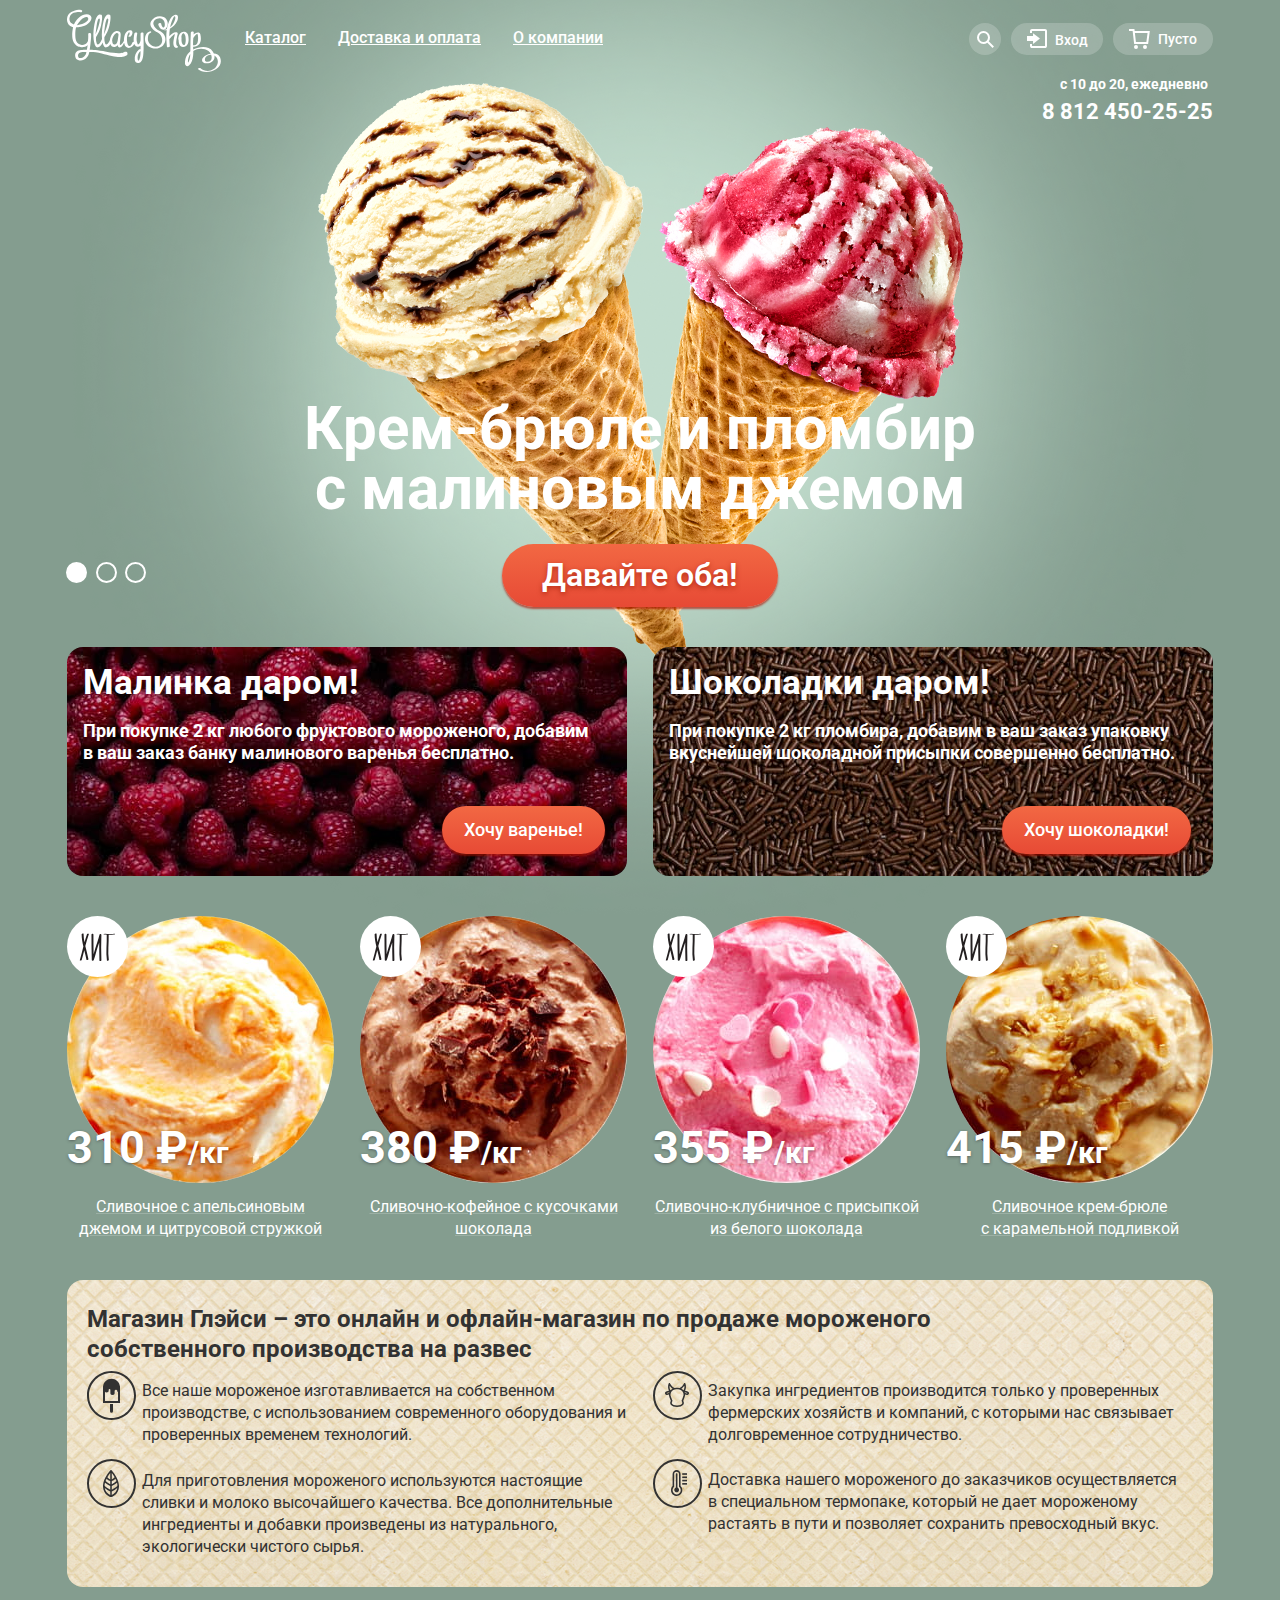
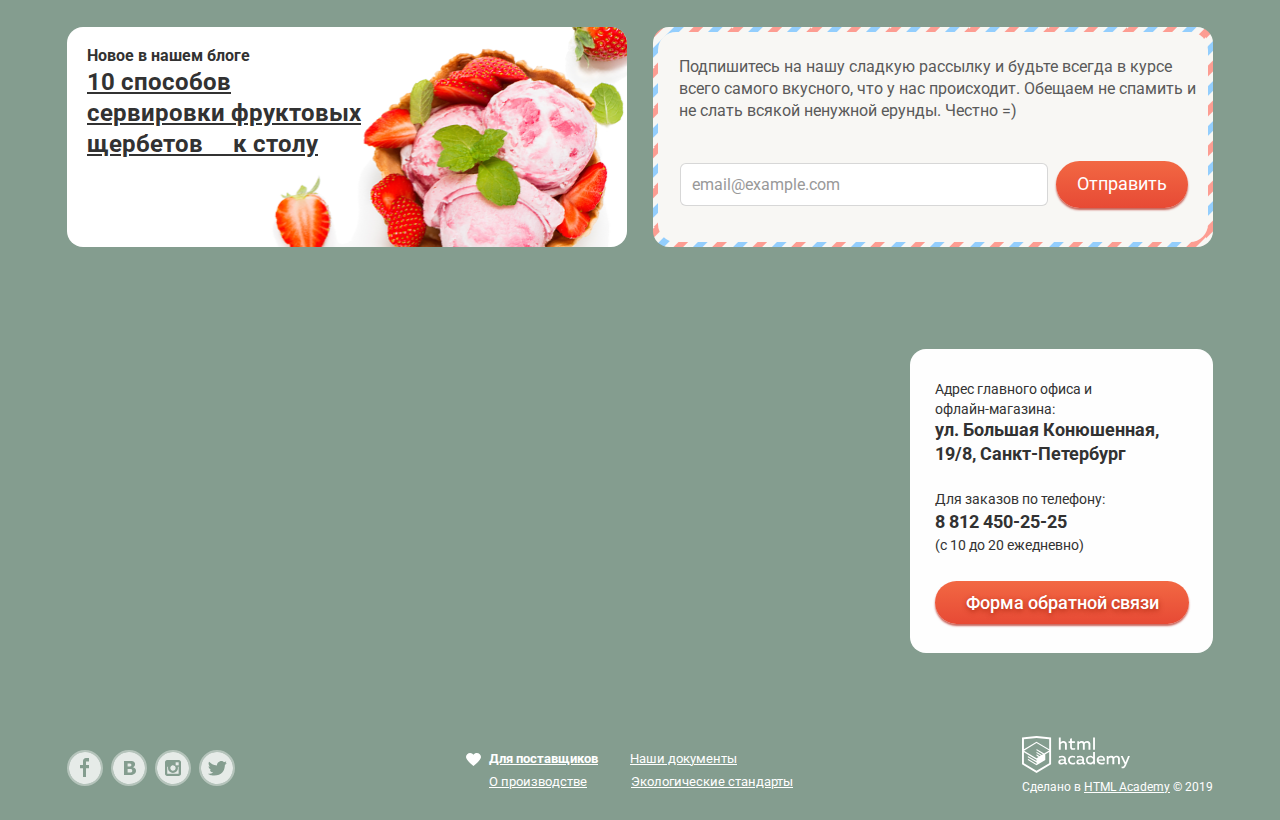
<file: index.html>
<!DOCTYPE html>
<html lang="ru">

<head>
  <meta charset="utf-8">
  <title>HTML Academy: Глейси</title>
  <link rel="stylesheet" href="https://fonts.googleapis.com/css2?family=Roboto:wght@100;300;400;500;700&display=swap">
  <link href="css/normalize.css" rel="stylesheet">
  <link href="css/style.min.css" rel="stylesheet">
</head>

<body class="page-body">
  <div class="site-wrapper site-wrapper-1">
    <header class="main-header container">
      <nav class="navigation">
        <div class="main-navigation">
          <a class="logo-gllacy"><img src="img/icons_logo/logo.svg" width="154" height="64" alt="Магазин Глэйси"></a>
          <ul class="site-navigation">
            <li class="site-navigation-item catalog catalog-menu-item">
              <a class="catalog-menu" href="">Каталог</a>
              <ul class="dropdown-menu">
                <li class="dropdown-menu-item">
                  <a class="dropdown-menu-link" href=""><b>Новинки</b></a></li>
                <li class="dropdown-menu-item">
                  <a class="dropdown-menu-link" href="catalog.html">Сливочное</a></li>
                <li class="dropdown-menu-item">
                  <a class="dropdown-menu-link" href="">Щербеты</a></li>
                <li class="dropdown-menu-item">
                  <a class="dropdown-menu-link" href="">Фруктовый лёд</a></li>
                <li class="dropdown-menu-item">
                  <a class="dropdown-menu-link" href="">Мелорин</a></li>
              </ul>
            </li>
            <li class="site-navigation-item catalog-menu-item">
              <a class="catalog-menu shipping-and-payment" href="">Доставка и оплата</a>
            </li>
            <li class="site-navigation-item catalog-menu-item">
              <a class="catalog-menu about-company-menu" href="">О компании</a>
            </li>
          </ul>
        </div>
        <ul class="user-navigation user-navigation-index">
          <li class="user-navigation-item search-block">
            <button class="user-navigation-button search-button" aria-label="Поиск"></button>
            <div class="search">
              <form action="https://echo.htmlacademy.ru" method="get">
                <div>
                  <label for="search" class="visually-hidden">Поиск</label>
                  <input class="search-input" type="search" name="search" id="search" placeholder="Крем-брюле">
                </div>
              </form>
            </div>
          </li>
          <li class="user-navigation-item input-block">
            <button class="user-navigation-button input-button">Вход</button>
            <div class="user-input">
              <form action="https://echo.htmlacademy.ru">
                <fieldset>
                  <legend class="visually-hidden">Вход</legend>
                  <div class="email-input">
                    <label for="email_input" class="visually-hidden">Email</label>
                    <input type="email" name="email_input" id="email_input" placeholder="email@example.com" required>
                  </div>
                  <div class="password-input">
                    <label for="password" class="visually-hidden">Password</label>
                    <input type="password" name="password" id="password" placeholder="......" required>
                  </div>
                  <div class="button-login-options">
                    <button class="button input-form-button" type="submit" value="Войти">Войти</button>
                    <div class="login-options">
                      <a href="">Забыли пароль?</a>
                      <a href="">Новая регистрация</a>
                    </div>
                  </div>
                </fieldset>
              </form>
            </div>
          </li>
          <li class="user-navigation-item basket-block">
            <button class="user-navigation-button basket-button">Пусто</button>
          </li>
        </ul>
      </nav>
      <div class="header-schedule-phone">
        <span class="schedule">с 10 до 20, ежедневно</span>
        <a class="phone-top" href="tel:88124502525">8 812 450-25-25</a>
      </div>
    </header>
    <main class="main">
      <section class="slider-block container">
        <h2 class="visually-hidden">Слайдер</h2>
        <div>
          <ul class="slider-list">
            <li class="slider-item slider-item-1 slider slider-current">
              <h3 class="slider-title">Крем-брюле и пломбир с малиновым джемом</h3>
              <a href="" class="button button-slider">Давайте оба!</a>
            </li>
            <li class="slider-item slider-item-2 slider">
              <h3 class="slider-title">Шоколадный пломбир и лимонный сорбет</h3>
              <a href="" class="button button-slider">Давайте оба!</a>
            </li>
            <li class="slider-item slider-item-3 slider">
              <h3 class="slider-title">Пломбир с помадкой и клубничный щербет</h3>
              <a href="" class="button button-slider">Давайте оба!</a>
            </li>
          </ul>
          <div class="toggle-list">
            <button class="toggle-button toggle-button-1 toggle-item current" type="button"
              aria-label="Первый слайд"></button>
            <button class="toggle-button toggle-button-2 toggle-item" type="button" aria-label="Второй слайд"></button>
            <button class="toggle-button toggle-button-3 toggle-item" type="button" aria-label="Третий слайд"></button>
          </div>
        </div>
      </section>
      <section class="gratis-section container">
        <ul class="gratis-list">
          <li class="gratis-item gratis-raspberry">
            <h2 class="gratis-title">Малинка даром!</h2>
            <p class="gratis-desc">При покупке 2 кг любого фруктового мороженого, добавим <br> в ваш заказ банку
              малинового варенья бесплатно.</p>
            <div class="gratis-link-block">
              <a class="gratis-link button" href="">Хочу варенье!</a>
            </div>
          </li>
          <li class="gratis-item gratis-choco">
            <h2 class="gratis-title">Шоколадки даром!</h2>
            <p class="gratis-desc">При покупке 2 кг пломбира, добавим в ваш заказ упаковку вкуснейшей шоколадной
              присыпки совершенно бесплатно.</p>
            <div class="gratis-link-block">
              <a class="gratis-link button" href="">Хочу шоколадки!</a>
            </div>
          </li>
        </ul>
      </section>
      <section class="catalog-hits container">
        <h3 class="visually-hidden">Хиты</h3>
        <ul class="catalog-list">
          <li class="catalog-item">
            <a class="catalog-content" href="">
              <img class="catalog-image" src="img/product1_1.jpg" width="267" height="267"
                alt="Сливочное с апельсиновым джемом и цитрусовой стружкой">
              <p class="catalog-item-title">Сливочное с апельсиновым джемом и цитрусовой стружкой</p>
            </a>
            <a href="" class="button button-quick-view">Быстрый просмотр</a>
            <p class="catalog-item-price">310 ₽<span class="price-kilograms">/кг</span></p>
          </li>
          <li class="catalog-item">
            <a class="catalog-content" href="">
              <img class="catalog-image" src="img/product1_2.jpg" width="267" height="267"
                alt="Сливочно-кофейное с кусочками шоколада ">
              <p class="catalog-item-title">Сливочно-кофейное с кусочками шоколада</p>
            </a>
            <a href="" class="button button-quick-view">Быстрый просмотр</a>
            <p class="catalog-item-price">380 ₽<span class="price-kilograms">/кг</span></p>
          </li>
          <li class="catalog-item">
            <a class="catalog-content" href="">
              <img class="catalog-image" src="img/product1_3.jpg" width="267" height="267"
                alt="Сливочно-клубничное с присыпкой из белого шоколада">
              <p class="catalog-item-title">Сливочно-клубничное с&nbsp;присыпкой из белого шоколада</p>
            </a>
            <a href="" class="button button-quick-view">Быстрый просмотр</a>
            <p class="catalog-item-price">355 ₽<span class="price-kilograms">/кг</span></p>
          </li>
          <li class="catalog-item">
            <a class="catalog-content" href="">
              <img class="catalog-image" src="img/product1_4.jpg" width="267" height="267"
                alt="Сливочное крем-брюле с карамельной подливкой">
              <p class="catalog-item-title">Сливочное крем-брюле с&nbsp;карамельной подливкой</p>
            </a>
            <a href="" class="button button-quick-view">Быстрый просмотр</a>
            <p class="catalog-item-price">415 ₽<span class="price-kilograms">/кг</span></p>
          </li>
        </ul>
      </section>
      <section class="info container">
        <div class="info-block">
          <h1 class="info-title">Магазин Глэйси – это онлайн и офлайн-магазин по продаже мороженого собственного
            производства на развес</h1>
          <ul class="info-list">
            <li class="info-item info-ice-cream">Все наше мороженое изготавливается на собственном производстве, с
              использованием современного оборудования и проверенных временем технологий.</li>
            <li class="info-item info-cow">Закупка ингредиентов производится только у проверенных фермерских хозяйств и
              компаний, с которыми нас связывает долговременное сотрудничество.</li>
            <li class="info-item info-eco">Для приготовления мороженого используются настоящие сливки и молоко
              высочайшего качества. Все дополнительные ингредиенты и добавки произведены из натурального, экологически
              чистого сырья.</li>
            <li class="info-item info-thermo">Доставка нашего мороженого до заказчиков осуществляется <br> в специальном
              термопаке, который не дает мороженому растаять в пути и позволяет сохранить превосходный вкус.</li>
          </ul>
        </div>
        <div class="news-block">
          <article class="news">
            <h2 class="news-title">Новое в нашем блоге</h2>
            <a class="news-preview" href="">10 способов сервировки фруктовых щербетов&emsp; к столу</a>
          </article>
          <div class="subscription">
            <div class="subscription-block">
              <form class="subscription-block-form" action="https://echo.htmlacademy.ru">
                <p class="subscription-desc">
                  Подпишитесь на нашу сладкую рассылку и будьте всегда в курсе всего самого вкусного, что у нас
                  происходит. Обещаем не спамить и не слать всякой ненужной ерунды. Честно =)
                </p>
                <div class="subscription-field">
                  <label for="email_subscribe" class="visually-hidden">Подписка</label>
                  <input class="subscription-field-input" type="email" name="email_subscribe" id="email_subscribe"
                    placeholder="email@example.com" required>
                </div>
                <div class="button-subscribe">
                  <label for="button_subscribe" class="visually-hidden">Отправить</label>
                  <button class="button" type="submit" name="button_subscribe" id="button_subscribe"
                    value="Отправить">Отправить</button>
                </div>
              </form>
            </div>
          </div>
        </div>
      </section>
      <section class="address-map">
        <div class="map-container">
          <iframe class="map"
            src="https://www.google.com/maps/embed?pb=!1m18!1m12!1m3!1d1998.6036253003151!2d30.320858716211177!3d59.938719169054096!2m3!1f0!2f0!3f0!3m2!1i1024!2i768!4f13.1!3m3!1m2!1s0x4696310fca145cc1%3A0x42b32648d8238007!2z0JHQvtC70YzRiNCw0Y8g0JrQvtC90Y7RiNC10L3QvdCw0Y8g0YPQuy4sIDE5LzgsINCh0LDQvdC60YIt0J_QtdGC0LXRgNCx0YPRgNCzLCAxOTExODY!5e0!3m2!1sru!2sru!4v1592480214192!5m2!1sru!2sru"
            width="600" height="450" style="border:0;" allowfullscreen="" aria-hidden="false" tabindex="0"></iframe>
        </div>
        <!-- <div class="map"> -->
        <div class="address">
          <h3 class="address-title">Адрес главного офиса и офлайн-магазина:</h3>
          <address class="address-desc">ул. Большая Конюшенная, 19/8, Санкт-Петербург</address>
          <p class="address-tel">Для заказов по телефону: <a href="tel:88124502525">8 812 450-25-25</a>(с 10 до 20
            ежедневно)</p>
          <a href="#" class="button button-feedback">Форма обратной связи</a>
        </div>
      </section>
    </main>
    <footer class="footer container">
      <div class="footer-content">
        <section class="socials">
          <h3 class="visually-hidden">Социальные сети</h3>
          <ul class="socials-list">
            <li class="socials-item-fb socials-item">
              <a class="socials-item-link" href="#" aria-label="Фэйсбук"></a>
            </li>
            <li class="socials-item-vk socials-item">
              <a class="socials-item-link" href="#" aria-label="Вконтакте"></a>
            </li>
            <li class="socials-item-ig socials-item">
              <a class="socials-item-link" href="#" aria-label="Инстаграм"></a>
            </li>
            <li class="socials-item-tw socials-item">
              <a class="socials-item-link" href="#" aria-label="Твитер"></a>
            </li>
          </ul>
        </section>
        <section class="about-company">
          <h3 class="visually-hidden">Информация о компании</h3>
          <ul class="about-company-list">
            <li class="about-company-item like">
              <a href="">Для поставщиков</a>
            </li>
            <li class="about-company-item">
              <a href="">Наши документы</a>
            </li>
            <li class="about-company-item">
              <a href="">О производстве</a>
            </li>
            <li class="about-company-item">
              <a href="">Экологические стандарты</a>
            </li>
          </ul>
        </section>
        <div class="development">
          <p class="development-desc">Сделано в <a class="development-link"
              href="https://htmlacademy.ru/intensive/htmlcss">HTML Academy</a> ©
            2019</p>
        </div>
      </div>
    </footer>
    <section class="modal feedback-modal" id="modal">
      <div class="feedback-form">
        <h2 class="feedback-form-header">Мы обязательно вам ответим!</h2>
        <form class="feedback-form-form" action="https://echo.htmlacademy.ru">
          <fieldset class="feedback-block">
            <legend class="visually-hidden">Форма обратной связи</legend>
            <div class="feedback-name feedback-field">
              <label for="name_feedbackform" class="visually-hidden">Имя Фамилия</label>
              <input class="feedback-name-input" type="text" name="name_feedbackform" id="name_feedbackform"
                placeholder="Имя Фамилия">
            </div>
            <div class="feedback-email feedback-field">
              <label for="email_feedbackform" class="visually-hidden">Почта</label>
              <input class="feedback-email-input" type="email" name="email_feedbackform" id="email_feedbackform"
                placeholder="email@example.com">
            </div>
            <div class="feedback-desc feedback-field">
              <label for="feedback-desc" class="visually-hidden">Напишите что-нибудь</label>
              <textarea class="feedback-desc-input" name="feedback-desc" id="feedback-desc" cols="40" rows="10"
                placeholder="В свободной форме"></textarea>
            </div>
            <div class="feedback-form-button">
              <label for="button_feedback" class="visually-hidden">Отправить</label>
              <button class="button feedback-button-input button-site" type="submit" name="button_feedback"
                id="button_feedback" value="Отправить">Отправить</button>
            </div>
          </fieldset>
        </form>
        <button class="modal-close" type="button" aria-label="Закрыть"></button>
      </div>
    </section>
  </div>
  <script src="./js/script.min.js"></script>
</body>

</html>
</file>
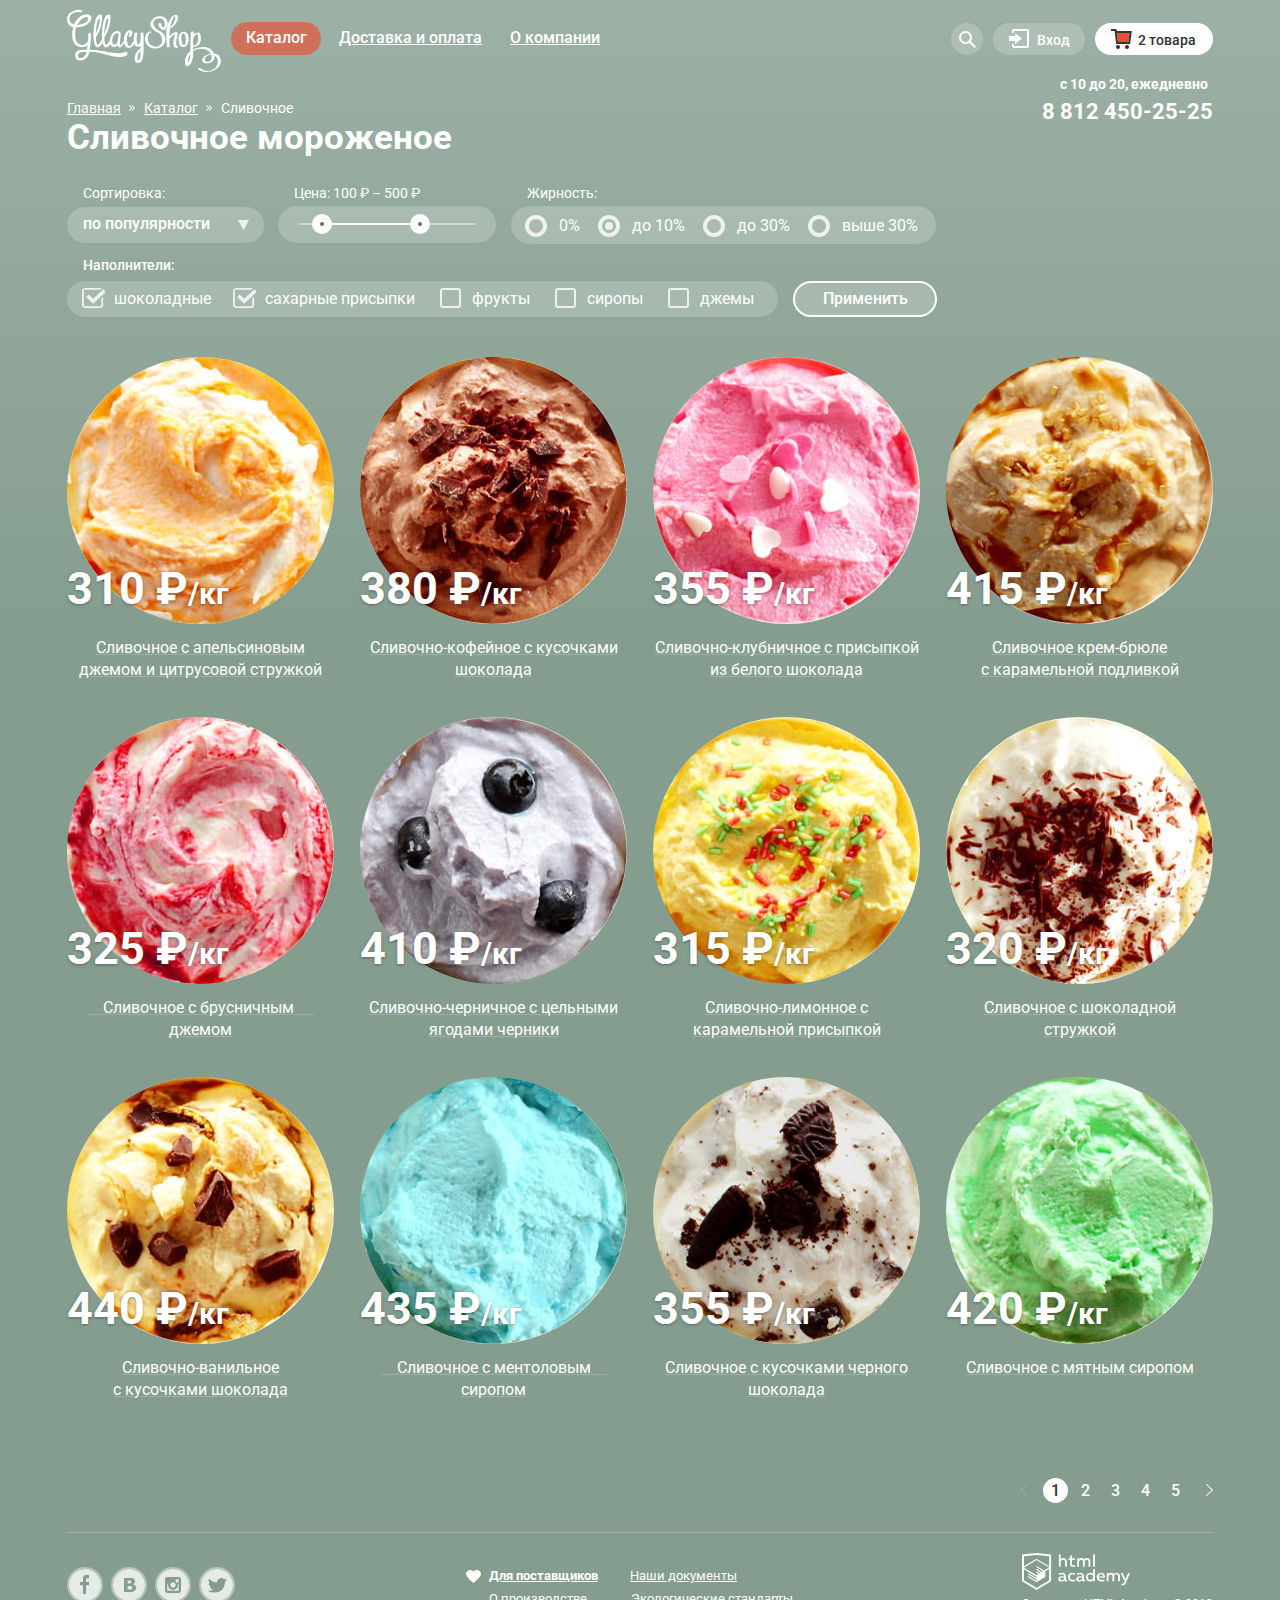
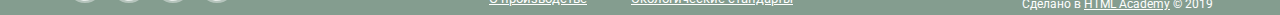
<file: catalog.html>
<!DOCTYPE html>
<html lang="ru">

<head>
  <meta charset="utf-8">
  <title>HTML Academy: Глейси</title>
  <link rel="stylesheet" href="https://fonts.googleapis.com/css2?family=Roboto:wght@100;300;400;500;700&display=swap">
  <link href="css/normalize.css" rel="stylesheet">
  <link href="css/style.min.css" rel="stylesheet">
</head>

<body class="page-body">
  <div class="site-wrapper site-wrapper-catalog">
    <header class="main-header container">
      <nav class="navigation">
        <div class="main-navigation">
          <a class="logo-gllacy" href="index.html"><img src="img/icons_logo/logo.svg" width="154" height="64"
              alt="Главная страница"></a>
          <ul class="site-navigation">
            <li class="catalog site-navigation-item catalog-active catalog-menu-item">
              <a class="catalog-menu" href="">Каталог</a>
              <ul class="dropdown-menu">
                <li class="dropdown-menu-item">
                  <a class="dropdown-menu-link" href=""><b>Новинки</b></a></li>
                <li class="dropdown-menu-item dropdown-menu-item-active">
                  <a class="dropdown-menu-link" href="catalog.html">Сливочное</a></li>
                <li class="dropdown-menu-item">
                  <a class="dropdown-menu-link" href="">Щербеты</a></li>
                <li class="dropdown-menu-item">
                  <a class="dropdown-menu-link" href="">Фруктовый лёд</a></li>
                <li class="dropdown-menu-item">
                  <a class="dropdown-menu-link" href="">Мелорин</a></li>
              </ul>
            </li>
            <li class="catalog-menu-item">
              <a class="catalog-menu shipping-and-payment" href="">Доставка и оплата</a>
            </li>
            <li class="catalog-menu-item">
              <a class="catalog-menu about-company-menu" href="">О компании</a>
            </li>
          </ul>
        </div>
        <ul class="user-navigation">
          <li class="user-navigation-item search-block">
            <button class="user-navigation-button search-button" aria-label="Поиск"></button>
            <div class="search">
              <form action="https://echo.htmlacademy.ru" method="get">
                <div>
                  <label for="search" class="visually-hidden">Поиск</label>
                  <input class="search-input" type="search" name="search" id="search" placeholder="Крем-брюле">
                </div>
              </form>
            </div>
          </li>
          <li class="user-navigation-item input-block">
            <button class="user-navigation-button input-button">Вход</button>
            <div class="user-input">
              <form action="https://echo.htmlacademy.ru">
                <fieldset>
                  <legend class="visually-hidden">Вход</legend>
                  <div class="email-input">
                    <label for="email_input" class="visually-hidden">Email</label>
                    <input type="email" name="email_input" id="email_input" placeholder="email@example.com" required>
                  </div>
                  <div class="password-input">
                    <label for="password" class="visually-hidden">Password</label>
                    <input type="password" name="password" id="password" placeholder="......" required>
                  </div>
                  <div class="button-login-options">
                    <button class="button input-form-button" type="submit" value="Войти">Войти</button>
                    <div class="login-options">
                      <a href="">Забыли пароль?</a>
                      <a href="">Новая регистрация</a>
                    </div>
                  </div>
                </fieldset>
              </form>
            </div>
          </li>
          <li class="user-navigation-item basket-block">
            <button class="basket-button-fill">2 товара</button>
            <div class="basket-form">
              <table class="table-basket">
                <tr class="product product-1">
                  <td class="col-1"><img src="img/icons_logo/x.svg" width="11" height="11" alt="Удалить из корзины">
                  </td>
                  <td class="col-2"><img src="img/product_basket_1.png" width="33" height="33"
                      alt="Сливочное с апельсиновым джемом"></td>
                  <td class="col-3">Пломбир с апельсиновым джемом</td>
                  <td class="col-4">1,5 кг x </td>
                  <td class="col-5">200 руб.</td>
                  <td class="col-6">300 руб.</td>
                </tr>
                <tr class="product product-2">
                  <td><img src="img/icons_logo/x.svg" width="11" height="11" alt="Удалить из корзины"></td>
                  <td><img src="img/product_basket_2.png" width="33" height="33"
                      alt="Клубничный пломбир с присыпкой из белого шоколада"></td>
                  <td>Клубничный пломбир с присыпкой<br> из белого шоколада</td>
                  <td>1,5 кг x </td>
                  <td>300 руб.</td>
                  <td>450 руб.</td>
                </tr>
              </table>
              <div class="checkout">
                <p class="total-price">Итого: 750 руб.</p>
                <button class="button button-checkout">Оформить заказ</button>
              </div>
            </div>
          </li>
        </ul>
      </nav>
      <div class="header-schedule-phone">
        <span class="schedule">с 10 до 20, ежедневно</span>
        <a class="phone-top" href="tel:88124502525">8 812 450-25-25</a>
      </div>
      <section class="container">
        <h3 class="visually-hidden">Страница каталога</h3>
        <ul class="breadcrumbs">
          <li class="breadcrumbs-item breadcrumbs-item-main">
            <a href="index.html">Главная</a>
          </li>
          <li class="breadcrumbs-item breadcrumbs-item-other">
            <a href="">Каталог</a>
          </li>
          <li class="breadcrumbs-item breadcrumbs-item-other">
            <a href="">Сливочное</a>
          </li>
        </ul>
      </section>
    </header>
    <main class="main">
      <section class="filters-block container">
        <h1 class="filters-header">Сливочное мороженое</h1>
        <form class="filters" action="https://echo.htmlacademy.ru">
          <div class="sort-filter filters-item">
            <label for="sort" class="sort-label">Сортировка:</label>
            <select id="sort" name="sort" class="select-sort">
              <option class="sort-item" value="popular" selected>
                по популярности
              </option>
              <option class="sort-item" value="inexpensive">
                сначала недорогие
              </option>
              <option class="sort-item" value="expensive">
                сначала дорогие
              </option>
              <option class="sort-item" value="fat">
                по жирности
              </option>
            </select>
          </div>
          <div class="price-filter filters-item">
            <span class="price-header">Цена: 100 ₽ – 500 ₽</span>
            <div class="range-controls">
              <div class="scale">
                <div class="bar"></div>
              </div>
              <div class="toggle toggle-min" tabindex="0">
                <span class="visually-hidden">Минимальная цена</span>
              </div>
              <div class="toggle toggle-max" tabindex="0">
                <span class="visually-hidden">Максимальная цена</span>
              </div>
            </div>
          </div>
          <div class="fat-content-filter filters-item">
            <span class="fat-content-header">Жирность:</span>
            <ul class="fat-content-list">
              <li class="fat-content-item">
                <input class="fat-content-input visually-hidden" type="radio" name="fat" value="0%" id="fat0">
                <label class="fat-content-radio" for="fat0">0%</label>
              </li>
              <li class="fat-content-item">
                <input class="fat-content-input visually-hidden" type="radio" name="fat" value="до 10%" id="fat10"
                  checked>
                <label class="fat-content-radio" for="fat10">до 10%</label>
              </li>
              <li class="fat-content-item">
                <input class="fat-content-input visually-hidden" type="radio" name="fat" value="до 30%" id="fat30">
                <label class="fat-content-radio" for="fat30">до 30%</label>
              </li>
              <li class="fat-content-item">
                <input class="fat-content-input visually-hidden" type="radio" name="fat" value="от 30%" id="fat30plus">
                <label class="fat-content-radio" for="fat30plus">выше 30%</label>
              </li>
            </ul>
          </div>
          <div class="filling-filter filters-item">
            <div class="filling-filter-header">Наполнители:</div>
            <div class="filling-filter-list-container">
              <ul class="filling-filter-list">
                <li class="filling-filter-item">
                  <input class="filling-filter-input visually-hidden" type="checkbox" name="chocolate" id="chocolate"
                    checked>
                  <label class="filling-filter-desc" for="chocolate">шоколадные</label>
                </li>
                <li class="filling-filter-item">
                  <input class="filling-filter-input visually-hidden" type="checkbox" name="sugar" id="sugar" checked>
                  <label class="filling-filter-desc" for="sugar">сахарные присыпки</label>
                </li>
                <li class="filling-filter-item">
                  <input class="filling-filter-input visually-hidden" type="checkbox" name="fruits" id="fruits">
                  <label class="filling-filter-desc" for="fruits">фрукты</label>
                </li>
                <li class="filling-filter-item">
                  <input class="filling-filter-input visually-hidden" type="checkbox" name="syrups" id="syrups">
                  <label class="filling-filter-desc" for="syrups">сиропы</label>
                </li>
                <li class="filling-filter-item">
                  <input class="filling-filter-input visually-hidden" type="checkbox" name="jam" id="jam">
                  <label class="filling-filter-desc" for="jam">джемы</label>
                </li>
              </ul>
            </div>
          </div>
          <button class="button-filter  filters-item" type="submit">Применить</button>
        </form>
      </section>
      <section class="main-catalog container">
        <h3 class="visually-hidden">Главный каталог</h3>
        <ul class="catalog-list">
          <li class="catalog-item">
            <a class="catalog-content" href="">
              <img class="catalog-image" src="img/product1_1.jpg" width="267" height="267"
                alt="Сливочное с апельсиновым джемом и цитрусовой стружкой">
              <p class="catalog-item-title">Сливочное с апельсиновым джемом и цитрусовой стружкой</p>
            </a>
            <a href="" class="button button-quick-view">Быстрый просмотр</a>
            <p class="catalog-item-price">310 ₽<span class="price-kilograms">/кг</span></p>
          </li>
          <li class="catalog-item">
            <a class="catalog-content" href="">
              <img class="catalog-image" src="img/product1_2.jpg" width="267" height="267"
                alt="Сливочно-кофейное с кусочками шоколада ">
              <p class="catalog-item-title">Сливочно-кофейное с кусочками шоколада </p>
            </a>
            <a href="" class="button button-quick-view">Быстрый просмотр</a>
            <p class="catalog-item-price">380 ₽<span class="price-kilograms">/кг</span></p>
          </li>
          <li class="catalog-item">
            <a class="catalog-content" href="">
              <img class="catalog-image" src="img/product1_3.jpg" width="267" height="267"
                alt="Сливочно-клубничное с присыпкой из белого шоколада">
              <p class="catalog-item-title">Сливочно-клубничное с присыпкой из белого шоколада</p>
            </a>
            <a href="" class="button button-quick-view">Быстрый просмотр</a>
            <p class="catalog-item-price">355 ₽<span class="price-kilograms">/кг</span></p>
          </li>
          <li class="catalog-item">
            <a class="catalog-content" href="">
              <img class="catalog-image" src="img/product1_4.jpg" width="267" height="267"
                alt="Сливочное крем-брюле с карамельной подливкой">
              <p class="catalog-item-title">Сливочное крем-брюле с&nbsp;карамельной подливкой</p>
            </a>
            <a href="" class="button button-quick-view">Быстрый просмотр</a>
            <p class="catalog-item-price">415 ₽<span class="price-kilograms">/кг</span></p>
          </li>
          <li class="catalog-item">
            <a class="catalog-content" href="">
              <img class="catalog-image" src="img/product2_1.jpg" width="267" height="267"
                alt="Сливочное с брусничным джемом">
              <p class="catalog-item-title">&emsp;Сливочное с брусничным &emsp;джемом</p>
            </a>
            <a href="" class="button button-quick-view">Быстрый просмотр</a>
            <p class="catalog-item-price">325 ₽<span class="price-kilograms">/кг</span></p>
          </li>
          <li class="catalog-item">
            <a class="catalog-content" href="">
              <img class="catalog-image" src="img/product2_2.jpg" width="267" height="267"
                alt="Сливочно-черничное с цельными ягодами черники">
              <p class="catalog-item-title">Сливочно-черничное с цельными ягодами черники</p>
            </a>
            <a href="" class="button button-quick-view">Быстрый просмотр</a>
            <p class="catalog-item-price">410 ₽<span class="price-kilograms">/кг</span></p>
          </li>
          <li class="catalog-item">
            <a class="catalog-content" href="">
              <img class="catalog-image" src="img/product2_3.jpg" width="267" height="267"
                alt="Сливочно-лимонное с карамельной присыпкой">
              <p class="catalog-item-title">Сливочно-лимонное с карамельной присыпкой</p>
            </a>
            <a href="" class="button button-quick-view">Быстрый просмотр</a>
            <p class="catalog-item-price">315 ₽<span class="price-kilograms">/кг</span></p>
          </li>
          <li class="catalog-item">
            <a class="catalog-content" href="">
              <img class="catalog-image" src="img/product2_4.jpg" width="267" height="267"
                alt="Сливочное с шоколадной стружкой ">
              <p class="catalog-item-title">Сливочное с шоколадной стружкой </p>
            </a>
            <a href="" class="button button-quick-view">Быстрый просмотр</a>
            <p class="catalog-item-price">320 ₽<span class="price-kilograms">/кг</span></p>
          </li>
          <li class="catalog-item">
            <a class="catalog-content" href="">
              <img class="catalog-image" src="img/product3_1.jpg" width="267" height="267"
                alt="Сливочно-ванильное с кусочками шоколада">
              <p class="catalog-item-title">Сливочно-ванильное с&nbsp;кусочками&nbsp;шоколада</p>
            </a>
            <a href="" class="button button-quick-view">Быстрый просмотр</a>
            <p class="catalog-item-price">440 ₽<span class="price-kilograms">/кг</span></p>
          </li>
          <li class="catalog-item">
            <a class="catalog-content" href="">
              <img class="catalog-image" src="img/product3_2.jpg" width="267" height="267"
                alt="Сливочноe с ментоловым сиропом">
              <p class="catalog-item-title">&emsp;Сливочноe с ментоловым&emsp; сиропом</p>
            </a>
            <a href="" class="button button-quick-view">Быстрый просмотр</a>
            <p class="catalog-item-price">435 ₽<span class="price-kilograms">/кг</span></p>
          </li>
          <li class="catalog-item">
            <a class="catalog-content" href="">
              <img class="catalog-image" src="img/product3_3.jpg" width="267" height="267"
                alt="Сливочное с кусочками черного шоколада">
              <p class="catalog-item-title">Сливочное с кусочками черного шоколада </p>
            </a>
            <a href="" class="button button-quick-view">Быстрый просмотр</a>
            <p class="catalog-item-price">355 ₽<span class="price-kilograms">/кг</span></p>
          </li>
          <li class="catalog-item">
            <a class="catalog-content" href="">
              <img class="catalog-image" src="img/product3_4.jpg" width="267" height="267"
                alt="Сливочное с мятным сиропом">
              <p class="catalog-item-title">Сливочное с мятным сиропом</p>
            </a>
            <a href="" class="button button-quick-view">Быстрый просмотр</a>
            <p class="catalog-item-price">420 ₽<span class="price-kilograms">/кг</span></p>
          </li>
        </ul>
        <div class="page-catalog">
          <ul class="page-catalog-list">
            <li>
              <a class="page-catalog-item page-catalog-image-left" href="">
                <img src="img/icons_logo/icon_left_small.svg" width="7" height="12" alt="Предыдущая страница">
              </a>
            </li>
            <li>
              <a class="page-catalog-item page-catalog-current" href="" aria-label="Первая страница">1</a>
            </li>
            <li>
              <a class="page-catalog-item" href="" aria-label="Вторая страница">2</a>
            </li>
            <li>
              <a class="page-catalog-item" href="" aria-label="Третья страница">3</a>
            </li>
            <li>
              <a class="page-catalog-item" href="" aria-label="Четвертая страница">4</a>
            </li>
            <li>
              <a class="page-catalog-item" href="" aria-label="Пятая страница">5</a>
            </li>
            <li>
              <a class="page-catalog-item page-catalog-image-right" href="">
                <img src="img/icons_logo/icon_right_small.svg" width="7" height="12" alt="Следующая страница">
              </a>
            </li>
          </ul>
        </div>
      </section>
    </main>
    <footer class="footer container">
      <div class="footer-line"></div>
      <div class="footer-content">
        <section class="socials">
          <h3 class="visually-hidden">Социальные сети</h3>
          <ul class="socials-list">
            <li class="socials-item-fb socials-item">
              <a class="socials-item-link" href="#" aria-label="Фэйсбук"></a>
            </li>
            <li class="socials-item-vk socials-item">
              <a class="socials-item-link" href="#" aria-label="Вконтакте"></a>
            </li>
            <li class="socials-item-ig socials-item">
              <a class="socials-item-link" href="#" aria-label="Инстаграм"></a>
            </li>
            <li class="socials-item-tw socials-item">
              <a class="socials-item-link" href="#" aria-label="Твитер"></a>
            </li>
          </ul>
        </section>
        <section class="about-company">
          <h3 class="visually-hidden">Информация о компании</h3>
          <ul class="about-company-list">
            <li class="about-company-item like">
              <a href="">Для поставщиков</a>
            </li>
            <li class="about-company-item">
              <a href="">Наши документы</a>
            </li>
            <li class="about-company-item">
              <a href="">О производстве</a>
            </li>
            <li class="about-company-item">
              <a href="">Экологические стандарты</a>
            </li>
          </ul>
        </section>
        <div class="development">
          <p class="development-desc">Сделано в <a class="development-link"
              href="https://htmlacademy.ru/intensive/htmlcss">HTML Academy</a> ©
            2019</p>
        </div>
      </div>
    </footer>
  </div>
  <script src="./js/script.min.js"></script>
</body>

</html>
</file>
<file: css/style.min.css>
:root{--basic-beige:#f8f7f4;--basic-blue:rgba(46, 136, 228, 0.52);--basic-dark:#323232;--basic-gray:#5a5a5a;--basic-gray-blue:#8996a6;--basic-light-brown:#9d8b84;--basic-light-gray:rgba(178, 178, 178, 0.52);--basic-light-orange:#d07058;--basic-pistachio:#849d8f;--basic-white:#ffffff;--black-00:rgba(255, 255, 255, 0);--black-007:rgba(0, 0, 0, 0.07);--black-02:rgba(0, 0, 0, 0.2);--black-03:rgba(0, 0, 0, 0.3);--black-04:rgba(0, 0, 0, 0.4);--black-50-02:rgba(50, 50, 50, 0.2);--dark-blue-05:rgba(49, 50, 53, 0.5);--dark-red:rgba(172, 16, 0, 0.25);--dark-red-1:#942718;--dark-red-2:#ac1000;--dark-red-3:#502f23;--dark-red-4:#820b29;--gray-02:rgba(255, 255, 255, 0.2);--gray-04:rgba(255, 255, 255, 0.4);--gray-05:rgba(248, 247, 244, 0.5);--gray-08:rgba(255, 255, 255, 0.8);--gray-1:#ababab;--gray-1:#696969;--gray-2:#d3d3d2;--gray-3:#cacac7;--gray-99:#999999;--light-red-03:rgba(255, 188, 158, 0.3);--light-red-1:#f26843;--light-red-2:#e74a35;--light-red-3:#ffbc9e;--light-red-4:#f6b5a5;--light-red-5:#fbded7;--red-064:rgba(172, 16, 0, 0.64);--red-076:rgba(160, 32, 11, 0.76);--special-orange:#e84d37;--white-1:#fefefe;--white-2:#ededed}body{margin:0;padding:0;font-weight:400;font-size:16px;line-height:22px;font-family:Roboto,Arial,sans-serif;color:var(--basic-white);background-color:var(--basic-pistachio);background-repeat:no-repeat;background-position:center}a{color:inherit;text-decoration:none}img{max-width:100%;height:auto}.visually-hidden{position:absolute;width:1px;height:1px;margin:-1px;padding:0;overflow:hidden;border:0;clip:rect(0 0 0 0)}.main-header{position:relative;z-index:100}.main{position:relative;z-index:90}.page-body{display:grid;align-content:start;min-height:100%;grid-template-rows:min-content 1fr min-content}.site-wrapper{color:var(--basic-white);background-color:var(--basic-pistachio);background-repeat:no-repeat;background-position:top center;transition-duration:1s}.site-wrapper-catalog{height:656px;background:linear-gradient(180deg,var(--gray-02) 0,var(--black-00) 100%);background-repeat:no-repeat;background-position:top center}.site-wrapper-1{background-color:var(--basic-pistachio);background-image:url(../img/two_ice_cream.png)}.site-wrapper-2{background-color:var(--basic-gray-blue);background-image:url(../img/two_ice_cream2.png)}.site-wrapper-3{background-color:var(--basic-light-brown);background-image:url(../img/two_ice_cream3.png)}.container{width:100%;max-width:1146px;margin:0 auto}.navigation{display:flex;justify-content:space-between;margin-top:9px}.main-navigation{z-index:20;display:flex;flex-wrap:wrap;justify-content:space-between}.logo-gllacy{margin:0;margin-right:10px;padding:0}.logo-gllacy:focus{outline:1px solid var(--gray-02)}.site-navigation{display:flex;flex-wrap:wrap;margin:0;margin-top:8px;padding:0;list-style:none;font-weight:500;font-size:16px}.site-navigation-item{margin-right:4px}.site-navigation .catalog-menu{text-decoration:underline}.catalog{position:relative}.catalog-menu-item{padding-top:10px}.catalog-menu{padding:6px 14px 8px;border-radius:26px}.catalog-active .catalog-menu{padding:6px 14px 8px 15px;text-decoration:none;background:var(--basic-light-orange);border-radius:26px}.about-company-menu:focus,.about-company-menu:hover,.catalog-menu:focus,.catalog-menu:hover,.shipping-and-payment:focus,.shipping-and-payment:hover{font-weight:700;font-size:16px;color:var(--basic-dark);text-decoration:none;background-color:var(--basic-white);border:none;outline:0}.about-company-menu:active,.catalog-menu:active,.shipping-and-payment:active{padding:6px 14px 8px;font-weight:700;font-size:16px;color:var(--basic-dark);text-decoration:none;background-color:var(--white-2);border:none;border-radius:26px;box-shadow:inset 0 2px 1px var(--gray-1)}.dropdown-menu{position:absolute;top:33px;left:-4px;display:none;width:142px;margin:0;margin-top:10px;padding:0;padding-bottom:5px;list-style:none;font-weight:400;font-size:14px;line-height:20px;color:var(--basic-dark);background:var(--basic-white);background-color:var(--basic-beige);border-radius:4px;box-shadow:0 20px 20px var(--black-04)}.dropdown-menu .dropdown-menu-link{text-decoration:none}.catalog a:focus+.dropdown-menu,.catalog:hover .dropdown-menu{display:block;outline:0}.dropdown-menu li:first-child{padding-top:2px;padding-bottom:8px}.dropdown-menu-item{margin:0}.dropdown-menu-link{display:block;padding:5px 20px 6px}.dropdown-menu li:first-child::after{content:"";position:absolute;top:35px;left:5px;width:128px;height:0;border-bottom:1px solid var(--black-50-02)}.dropdown-menu-link:focus,.dropdown-menu-link:hover{color:var(--basic-dark);background-color:var(--light-red-5);outline:0}.dropdown-menu-link:active{background-color:var(--light-red-4)}.dropdown-menu-item-active{color:var(--basic-white);background:var(--basic-light-orange)}.search{position:absolute;left:-299px;display:none;width:341px;margin:0;padding:0;color:var(--basic-dark);background-color:var(--basic-beige);border-radius:4px;box-shadow:0 20px 20px var(--black-04)}.user-navigation{display:flex;flex-wrap:wrap;justify-content:space-between;min-width:272px;margin:0;margin-top:14px;padding:0;list-style:none}.user-navigation-index{min-width:254px}.user-navigation-item{padding-left:10px}.search-block{position:relative}.search-block:hover .search,.search-button:focus+.search{display:block;outline:0}.search-input{box-sizing:border-box;width:311px;margin:18px 15px;padding:14px;font-weight:700;font-size:14px;color:var(--basic-dark);background:var(--basic-white);border:1px solid var(--gray-2);border-radius:4px}.search-input:hover{margin:17px 14px;padding:14px;border:2px solid var(--basic-light-gray)}.search-input:focus{margin:17px 14px;padding:14px;border:2px solid var(--basic-blue);outline:0}.user-navigation ::-webkit-input-placeholder{font-weight:400;font-size:14px;color:var(--gray-99)}.user-navigation ::-moz-placeholder{font-weight:400;font-size:14px;color:var(--gray-99)}.search-block:hover .search-button,.search-button:focus{background-color:var(--basic-white);background-image:url(../img/icons_logo/loupe_black.svg);background-repeat:no-repeat;background-position:50% 50%;outline:0}.search-button{width:32px;height:32px;background-image:url(../img/icons_logo/loupe.svg);background-repeat:no-repeat;background-position:50% 50%;border:none;cursor:pointer}.input-button{width:92px;height:32px;padding-top:2px;padding-left:34px;font-weight:500;font-size:14px;line-height:16px;background-image:url(../img/icons_logo/entrance_white.svg);background-repeat:no-repeat;background-position:16px 6px;border:none;cursor:pointer}.input-block{position:relative}.input-block:hover .input-button,.input-button:focus{color:var(--basic-dark);background-color:var(--basic-white);background-image:url(../img/icons_logo/entrance.svg);background-repeat:no-repeat;background-position:16px 6px;outline:0}.user-input{position:absolute;top:36px;left:-175px;display:none;width:277px;height:214px;margin:0;padding:0;color:var(--basic-dark);background-color:var(--basic-white);border-radius:4px;box-shadow:0 20px 20px var(--black-04)}.input-block:hover .user-input,.input-button:focus+.user-input{display:block;outline:0}.user-input fieldset{margin:0;padding:0;background:var(--basic-beige);border:none;border-radius:4px}.email-input input,.password-input input{display:block;box-sizing:border-box;width:242px;height:44px;margin:0;margin-top:20px;margin-left:20px;padding:0;padding-left:14px;font-weight:700;font-size:14px;color:var(--basic-dark);background:var(--basic-white);border:1px solid var(--gray-2);border-radius:4px}.email-input input:hover,.password-input input:hover{margin-top:20px;margin-left:20px;padding-left:13px;border:2px solid var(--basic-light-gray)}.email-input input:focus,.password-input input:focus{margin-top:20px;margin-left:20px;padding-left:13px;border:2px solid var(--basic-blue);outline:0}.password-input input:hover,.password-input+input:focus{margin-top:20px}.button-login-options{display:flex;justify-content:space-around;margin:0;padding:0}.input-form-button{align-items:center;margin-top:20px;margin-left:19px;padding:12px 26px;font-weight:700;font-size:18px;color:var(--basic-white);background:linear-gradient(180deg,var(--light-red-1) 0,var(--light-red-2) 100%);border:none;border-radius:26px;box-shadow:0 1px 2px var(--dark-red);cursor:pointer}.login-options{padding-top:20px;padding-left:20px;font-size:13px;color:var(--basic-dark);text-decoration:underline}.basket-button{width:100px;height:32px;padding-top:2px;padding-left:35px;font-weight:500;font-size:14px;background-image:url(../img/icons_logo/basket.svg);background-repeat:no-repeat;background-position:16px 6px;border:none;cursor:pointer}.basket-button-fill{min-width:118px;height:32px;padding-top:3px;padding-left:31px;font-weight:500;font-size:14px;color:var(--basic-dark);background-color:var(--basic-white);background-image:url(../img/icons_logo/basket_red.svg);background-repeat:no-repeat;background-position:16px 6px;border:none;border-radius:20px;cursor:pointer}.basket-block{position:relative}.basket-form{position:absolute;top:37px;left:-411px;display:none;width:504px;margin:0;padding:0;padding-top:10px;padding-right:15px;padding-left:21px;font-weight:400;font-size:13px;line-height:16px;color:var(--basic-dark);background:var(--basic-beige);border-radius:4px;box-shadow:0 20px 20px var(--black-04)}.basket-block:hover .basket-form,.basket-button-fill:focus+.basket-form{display:block;outline:0}.basket-button:focus{outline:1px solid var(--gray-02)}.basket-form table{min-height:119px;margin:0;border-spacing:0;border-bottom:1px solid var(--gray-3)}.product{text-align:left}.product{min-width:20px;max-width:279px;margin:0;padding:0;vertical-align:center}.col-1{width:21px}.col-2{width:53px}.col-3{width:277px}.col-4{width:50px}.col-5{width:84px}.col-6{width:77px}.user-navigation-button{color:var(--basic-white);background-color:var(--gray-02);border-radius:20px}.checkout{display:grid;justify-content:end;margin:0;padding:0}.total-price{margin:0;margin-top:16px;margin-left:62px;font-weight:700;font-size:15px;color:var(--basic-dark)}.button-checkout{display:inline-block;margin:0;margin-top:15px;margin-bottom:21px;padding:12px 15px;font-weight:700;font-size:18px;vertical-align:top;text-align:center;color:var(--basic-white);text-decoration:none;text-shadow:0 2px 5px var(--red-076);background:linear-gradient(180deg,var(--light-red-1) 0,var(--light-red-2) 100%);border:none;border-radius:26px;box-shadow:0 1px 2px var(--dark-red);cursor:pointer}.header-schedule-phone{display:grid;justify-content:end;margin-top:10px;margin-top:-3px}.phone-top{margin-top:8px;font-weight:700;font-size:22px;line-height:24px;text-decoration:none}.phone-top:focus{outline:1px solid var(--gray-02)}.schedule{margin:0;margin-left:18px;font-weight:700;font-size:14px;line-height:16px}.breadcrumbs{z-index:10;display:flex;flex-wrap:wrap;justify-content:flex-start;margin:0;margin-top:-27px;padding:0;list-style:none;font-weight:400;font-size:14px}.breadcrumbs-item{position:relative;margin-right:23px;text-decoration:underline}.breadcrumbs-item-other::before{content:"";position:absolute;top:8px;left:-19px;left:-15px;width:6px;height:6px;background-image:url(../img/icons_logo/breadcrumbs.svg)}.breadcrumbs li:last-child{margin-right:0;text-decoration:none}.filters-header{margin:0;margin-top:8px;padding:0;font-weight:700;font-size:35px}.filters{display:flex;flex-wrap:wrap;justify-content:space-between;width:884px;margin:0;margin-top:33px;padding:0}.filters-block{margin-bottom:30px}.filters-item{margin:0;margin-right:15px;margin-bottom:10px;padding:0;font-style:normal;font-weight:400;font-size:14px}.sort-filter{display:block;flex-grow:1;width:196px;padding:0}.sort-label{margin-left:16px}.select-sort{position:relative;display:block;margin-top:3px;padding:8px 35px 10px 16px;font-style:normal;font-weight:500;font-size:16px;color:var(--basic-white);background:url(../img/icons_logo/icon_down_dir_white.svg) no-repeat right center var(--gray-02);background-position:171px 13px;border:none;border-radius:20px;outline:0;-webkit-appearance:none;-moz-appearance:none;-ms-appearance:none;appearance:none}.select-sort:active,.select-sort:hover{color:var(--basic-dark);background-color:var(--gray-02);background-image:url(../img/icons_logo/icon_down_dir.svg);background-repeat:no-repeat;background-position:170px 13px;cursor:pointer}.sort-item{display:block;font-weight:400;font-size:14px;font-family:inherit;color:var(--basic-dark);border:none;outline:0;cursor:pointer}.price-filter{display:block;flex-grow:1;min-width:218px;padding:0}.price-header{display:block;margin:0;margin-bottom:2px;margin-left:16px;padding:0}.range-controls{position:relative;display:block;height:20px;padding-top:17px;padding-right:21px;padding-left:21px;background:var(--gray-02);border-radius:20px}.range-controls .scale{height:2px;background-color:var(--gray-05)}.bar{width:60%;height:2px;margin-left:19px;background-color:var(--basic-beige)}.range-controls .toggle{position:absolute;top:8px;width:4px;height:4px;padding:0;background-color:var(--gray-1);border:8px solid var(--basic-white);border-radius:50%;cursor:pointer}.range-controls .toggle:hover,.toggle:focus{top:6px;border:10px solid;outline:0}.range-controls .toggle-min{left:34px}.range-controls .toggle-max{left:132px}.range-controls .toggle-min:hover,.toggle-min:focus{left:32px}.range-controls .toggle-max:hover,.toggle-max:focus{left:130px}.fat-content-filter{flex-grow:2;min-width:425px}.fat-content-header{display:block;margin:0;margin-bottom:2px;margin-left:16px;padding:0}.fat-content-list{display:flex;justify-content:space-around;margin:0;padding-top:9px;padding-right:9px;padding-bottom:7px;padding-left:5px;list-style:none;font-weight:400;font-size:16px;background:var(--gray-02);border-radius:20px}.fat-content-item{position:relative;display:flex;justify-content:start}.fat-content-radio{position:relative;padding-left:34px}.fat-content-radio::before{content:"";position:absolute;top:0;left:0;width:14px;height:14px;margin-right:11px;border:4px solid var(--gray-08);border-radius:50%;cursor:pointer}.fat-content-input:checked+.fat-content-radio::after{content:"";position:absolute;top:7px;left:7px;width:8px;height:8px;margin-right:11px;background-color:var(--gray-08);border-radius:50%;cursor:pointer}.fat-content-radio:hover::before{border-color:var(--basic-white)}.fat-content-input:checked+.fat-content-radio:hover::after{background:var(--basic-white)}.fat-content-input:focus+.fat-content-radio::before{border-color:var(--basic-white);outline:1px solid var(--basic-white);outline-offset:2px}.fat-content-input:checked:focus+.fat-content-radio::after{background:var(--basic-white)}.fat-content-input:disabled+.fat-content-radio::before{filter:opacity(40%)}.fat-content-input:checked:disabled+.fat-content-radio::after{filter:opacity(40%)}.filling-filter{flex-wrap:wrap;min-width:711px}.filling-filter-header{display:block;margin:0;margin-bottom:2px;margin-left:16px;padding:0;font-weight:500;font-size:14px}.filling-filter-list-container{width:711px;margin-top:5px;padding-top:7px;padding-right:0;padding-bottom:4px;background:var(--gray-02);border-radius:20px}.filling-filter-list{display:flex;flex-wrap:wrap;justify-content:flex-start;width:100%;margin:0;margin-left:-10px;list-style:none;font-weight:400;font-size:16px;padding-inline-start:0}.filling-filter-item{position:relative;display:flex;justify-content:flex-end;margin:0;margin-bottom:3px;margin-left:44px;padding:0}.filling-filter-list li:nth-child(2){margin-left:41px}.filling-filter-desc{position:relative;margin-left:13px}.filling-filter-desc::before{content:"";position:absolute;top:0;left:-32px;width:17px;height:16px;border:solid 2px var(--basic-white);border-radius:3px;cursor:pointer;filter:opacity(80%)}.filling-filter-input:checked+.filling-filter-desc::before{content:"";position:absolute;top:0;left:-32px;width:23px;height:20px;background-image:url(../img/icons_logo/checkbox_on.svg);background-repeat:no-repeat;border:none;cursor:pointer;filter:opacity(80%)}.filling-filter-desc:hover::before,.filling-filter-input:checked+.filling-filter-desc:hover::before,.filling-filter-input:checked:focus+.filling-filter-desc::before,.filling-filter-input:focus+.filling-filter-desc::before{filter:opacity(100%)}.filling-filter-input:checked:focus+.filling-filter-desc::before,.filling-filter-input:focus+.filling-filter-desc::before{outline:1px solid var(--basic-white);outline-offset:2px}.filling-filter-input:checked:disabled+.filling-filter-desc::before,.filling-filter-input:disabled+.filling-filter-desc::before{filter:opacity(40%)}.button-filter{display:block;box-sizing:border-box;min-width:144px;height:36px;margin:0;margin-top:27px;margin-right:14px;padding:0;font-weight:500;font-size:16px;color:var(--basic-white);background:var(--gray-02);border:2px solid var(--basic-white);border-radius:20px;cursor:pointer}.button-filter:focus,.button-filter:hover{color:var(--basic-dark);background:var(--basic-white);outline:0}.button-filter:active{color:var(--basic-dark);background:var(--basic-white);border:none;border-radius:20px;outline:0;box-shadow:inset 0 2px 1px var(--gray-1)}.slider-block{position:relative;margin-bottom:40px;padding-top:275px;text-align:center;color:var(--basic-white)}.slider-list{margin:0;padding:0;list-style:none}.slider{display:none}.slider-item{animation-name:opacity;animation-duration:1s}.slider-current{display:block}.slider-title{width:672px;margin:0 auto;margin-bottom:25px;font-weight:700;font-size:60px;line-height:60px;color:var(--basic-white)}.button-slider{display:inline-block;padding:9px 40px 10px;font-weight:600;font-size:32px;line-height:44px;vertical-align:top;text-align:center;color:var(--basic-white);text-decoration:none;text-shadow:0 2px 5px var(--red-076);background:linear-gradient(180deg,var(--light-red-1) 0,var(--light-red-2) 100%);border:none;border-radius:70px;box-shadow:0 2px 2px var(--red-064);cursor:pointer}.button:focus,.button:hover{background:linear-gradient(0deg,var(--gray-02),var(--gray-02)),linear-gradient(180deg,var(--light-red-1) 0,var(--light-red-2) 100%);outline:0;box-shadow:0 2px 2px var(--dark-red-2)}.button:active{background:linear-gradient(0deg,var(--black-007),var(--black-007)),linear-gradient(180deg,var(--light-red-1) 0,var(--light-red-2) 100%);box-shadow:inset 0 2px 2px var(--dark-red-1)}.toggle-list{position:absolute;bottom:24px;left:-1px;z-index:20;display:flex;justify-content:space-between;width:80px}.toggle-list button{box-sizing:border-box;width:21px;height:21px;padding:0;background-color:transparent;border:2px solid var(--basic-white);border-radius:50%;cursor:pointer}.toggle-list button:focus,.toggle-list button:hover{background:var(--gray-04);outline:0}.toggle-list .current{background-color:var(--basic-white)}.gratis-list{display:flex;flex-wrap:wrap;justify-content:space-between;width:100%;margin:0;margin-bottom:33px;padding:0;list-style:none}.gratis-item{position:relative;width:560px;min-height:102px;margin-bottom:7px;padding-top:25px;padding-bottom:102px;background-repeat:no-repeat;background-position:top left;background-size:cover;border-radius:16px}.gratis-raspberry{background-color:var(--dark-red-4);background-image:url(../img/bgraspberry.jpg)}.gratis-choco{background-color:var(--dark-red-3);background-image:url(../img/bgchoco.jpg)}.gratis-title{margin:0;margin-bottom:26px;padding:0 16px 0 16px;font-size:35px}.gratis-desc{margin:0;padding:0 16px 0 16px;font-weight:700;font-size:18px;line-height:22px}.gratis-link-block{position:absolute;right:22px;bottom:19px}.gratis-link{display:inline-block;margin-bottom:3px;padding:13px 22px;font-weight:500;font-size:18px;vertical-align:middle;color:var(--basic-white);background:linear-gradient(180deg,var(--light-red-1) 0,var(--light-red-2) 100%);border-radius:70px;box-shadow:0 2px 2px var(--red-064)}.main-catalog{margin-top:30px}.catalog-list{display:flex;flex-wrap:wrap;justify-content:flex-start;width:calc(100% + 26px);margin:0;margin-top:30px;padding:0;list-style:none}.catalog-item{position:relative;z-index:10;width:267px;margin-right:26px;margin-bottom:36px}.catalog-item:hover{z-index:100}.catalog-image{min-height:267px;vertical-align:middle;text-align:center;background-size:cover;border-radius:150px}.catalog-item:hover .catalog-content::before{content:"";position:absolute;top:-5px;left:-14px;z-index:-1;width:100%;height:calc(100% + 78px);margin:0;padding:0 13px 0 13px;background-color:var(--basic-white);background-size:293px;border-radius:4px;box-shadow:0 20px 20px var(--black-04);opacity:.2}.button-quick-view{position:absolute;bottom:-59px;left:0;display:none;margin:0;margin:6px 33px;padding:0;padding:12px 16px;font-weight:700;font-size:18px;vertical-align:middle;text-align:center;color:var(--basic-white);background:linear-gradient(180deg,var(--light-red-1) 0,var(--special-orange) 100%);border-radius:50px;box-shadow:0 1px 2px var(--dark-red-2);cursor:pointer}.catalog-item:hover .button-quick-view{display:inline-block;vertical-align:top}.button-quick-view:focus.button-quick-view,.button-quick-view:hover.button-quick-view{background:linear-gradient(0deg,var(--gray-02),var(--gray-02)),linear-gradient(180deg,var(--light-red-1) 0,var(--light-red-2) 100%);outline:0;box-shadow:0 2px 2px var(--dark-red-2)}.button-quick-view:active.button-quick-view{background:linear-gradient(0deg,var(--black-007),var(--black-007)),linear-gradient(180deg,var(--light-red-1) 0,var(--light-red-2) 100%);box-shadow:inset 0 2px 2px var(--dark-red-1)}.catalog-hits .catalog-item::before{content:"";position:absolute;width:61px;height:61px;background-image:url(../img/icons_logo/hit.svg);background-repeat:no-repeat}.catalog-item-title{margin:0;margin-top:13px;padding:0;text-align:center;text-decoration:underline;-moz-text-decoration-color:var(--gray-02);text-decoration-color:var(--gray-02)}.catalog-content:focus,.catalog-item-title:active,.catalog-item-title:hover{color:var(--light-red-3);outline:0;-moz-text-decoration-color:var(--light-red-03);text-decoration-color:var(--light-red-03)}.catalog-item-price{position:absolute;top:221px;margin:0;padding:0;font-style:normal;font-weight:700;font-size:45px;color:var(--basic-white);text-shadow:0 1px 3px var(--dark-blue-05)}.catalog-item-price .price-kilograms{font-style:normal;font-weight:700;font-size:30px;color:var(--basic-white);text-shadow:0 1px 3px var(--dark-blue-05)}.info{margin-top:4px}.info-block{margin-bottom:40px;padding-bottom:22px;color:var(--basic-dark);background-color:var(--basic-beige);background-image:url(../img/wafer2.jpg);background-repeat:repeat;background-position:50% 50%;border-radius:16px}.info-list{display:flex;flex-wrap:wrap;align-items:center;margin:0;padding:0;list-style:none;font-weight:400;font-size:16px;line-height:22px}.info-title{margin:0;padding-top:24px;padding-right:131px;padding-left:20px;font-weight:700;font-size:24px;line-height:30px}.info-item{position:relative;align-items:center;width:485px;margin:0;padding-top:16px;padding-right:6px;padding-bottom:7px;padding-left:75px}.info-thermo{padding-bottom:30px}.info-ice-cream::before{content:"";position:absolute;top:7px;left:20px;width:49px;height:49px;background-image:url(../img/icons_logo/ice_cream.svg);background-repeat:no-repeat}.info-eco::before{content:"";position:absolute;top:5px;left:20px;width:49px;height:49px;background-image:url(../img/icons_logo/eco.svg);background-repeat:no-repeat}.info-cow::before{content:"";position:absolute;top:7px;left:20px;width:49px;height:49px;background-image:url(../img/icons_logo/cow.svg);background-repeat:no-repeat}.info-thermo::before{content:"";position:absolute;top:6px;left:20px;width:49px;height:49px;background-image:url(../img/icons_logo/thermometer.svg);background-repeat:no-repeat}.news-block{display:flex;flex-wrap:wrap;justify-content:space-between}.news{width:281px;padding-right:259px;padding-left:20px;color:var(--basic-dark);background-color:var(--basic-white);background-image:url(../img/news.jpg);background-repeat:no-repeat;background-position:100% 0;background-size:auto 100%;border-radius:16px}.news-title{align-items:center;margin:0;padding-top:18px;font-weight:700;font-size:16px;line-height:22px}.news-preview{font-weight:700;font-size:24px;line-height:31px;text-decoration:underline}.news-preview:active,.news-preview:focus,.news-preview:hover{color:var(--special-orange);outline:0}.subscription{width:550px;padding:5px;background:url(../img/border_mailing.png) repeat top left;background-color:var(--basic-beige);border-radius:16px}.subscription-block{height:100%;background-color:var(--basic-beige);border-radius:18px}.subscription-block-form{padding-bottom:34px}.subscription-desc{align-items:center;margin:0;padding-top:24px;padding-right:12px;padding-left:21px;font-weight:400;font-size:16px;line-height:22px;color:var(--basic-gray)}.subscription-field{display:inline-block;vertical-align:baseline}.subscription-field-input{display:inline-block;width:342px;margin-top:41px;margin-left:22px;padding:11px;padding-right:13px;font-weight:700;font-size:16px;line-height:16px;vertical-align:baseline;color:var(--basic-dark);background:var(--basic-white);border:1px solid var(--basic-light-gray);border-radius:6px}.subscription-field-input:hover{margin-top:40px;margin-left:21px;padding-right:12px;border:2px solid var(--basic-light-gray)}.subscription-field-input:focus{margin-top:41px;margin-left:21px;padding-right:12px;border:2px solid var(--basic-blue);outline:0}.subscription-field ::-webkit-input-placeholder{font-weight:400;font-size:16px;color:var(--gray-99)}.subscription-field ::-moz-placeholder{font-weight:400;font-size:16px;color:var(--gray-99)}.button-subscribe{display:inline-block;vertical-align:baseline}.button-subscribe button{margin-left:4px;padding:13px 21px;font-size:18px;font-family:inherit;color:var(--basic-white);background:linear-gradient(180deg,var(--light-red-1) 0,var(--light-red-2) 100%);border:none;border-radius:70px;box-shadow:0 2px 2px var(--red-064);cursor:pointer}.address-map{position:relative;width:100%;min-height:260px;margin-top:41px;padding-top:103px;padding-bottom:65px}.map-container{position:absolute;top:0;left:0;width:100%;height:100%}.map{width:100%;height:100%}.address{position:relative;top:-42px;left:calc(50% + 255px);width:253px;margin:0 15px -44px;padding:16px 25px;padding-bottom:29px;color:var(--basic-dark);background:var(--white-1);border-radius:16px}.address-title{margin:0;margin-top:14px;margin-right:95px;padding:0;font-weight:400;font-size:14px;line-height:20px}.address-desc{align-items:center;margin-top:-1px;font-style:normal;font-weight:700;font-size:18px;line-height:24px}.address-tel{align-items:center;margin:0;margin-top:23px;margin-right:80px;padding:0;font-weight:400;font-size:14px;line-height:20px}.address-tel a:focus{outline:1px solid var(--black-02)}.address-tel a{display:block;align-items:center;font-weight:700;font-size:18px;line-height:26px}.button-feedback{display:block;align-items:center;width:254px;margin-top:26px;padding:11px 0 10px;font-weight:500;font-size:18px;font-family:inherit;text-align:center;color:var(--basic-white);text-shadow:0 2px 5px var(--red-076);background:linear-gradient(180deg,var(--light-red-1) 0,var(--light-red-2) 100%);border:none;border-radius:70px;box-shadow:0 2px 2px var(--red-064);cursor:pointer}.page-catalog{margin:0;margin-top:43px;margin-right:-13px;padding:0}.page-catalog-list{position:relative;display:flex;flex-wrap:wrap;justify-content:flex-end;margin:0;padding:0;list-style:none;font-style:normal;font-weight:500;font-size:16px}.page-catalog-item{margin-right:5px;padding:3px 8px;text-align:center;border-radius:50%}.page-catalog-item:focus,.page-catalog-item:hover{background:var(--gray-02);outline:0}.page-catalog-current{font-style:normal;color:var(--basic-dark);background:var(--basic-white)}.page-catalog-image-left{margin-right:8px;padding:2px 8px}.page-catalog-image-right{margin-left:5px;padding:2px 8px}.feedback-modal{position:fixed;top:0;left:0;z-index:300;display:none;align-items:center;width:100%;height:100%;margin:0 auto;background:var(--black-03)}.feedback-form{position:fixed;top:35%;right:0;bottom:auto;left:0;z-index:200;width:477px;min-height:441px;margin:0 auto;background:var(--basic-beige);border-radius:6px}.modal-show{display:block;animation:bounce .6s}.feedback-form-header{margin:0;margin-top:18px;margin-left:23px;padding:0;font-weight:500;font-size:24px;color:var(--basic-dark)}.feedback-block{margin:0;padding:0;border:none}.feedback-field input,textarea{box-sizing:border-box;margin:0;margin-top:20px;margin-left:24px;padding:0;padding-top:12px;padding-bottom:12px;padding-left:14px;font-weight:700;font-size:16px;color:var(--basic-dark);background-color:var(--basic-white);border:1px solid var(--basic-light-gray);border-radius:4px}.feedback-field input{width:267px}.feedback-name input{margin-top:23px}.feedback-desc textarea{width:428px;height:154px;resize:none}.feedback-form ::-webkit-input-placeholder{font-weight:400;font-size:16px;color:var(--gray-99)}.feedback-form ::-moz-placeholder{font-weight:400;font-size:16px;color:var(--gray-99)}.feedback-desc textarea:hover,.feedback-email input:hover{margin-top:20px;margin-left:24px;padding-top:11px;padding-bottom:11px;padding-left:13px;border:2px solid var(--basic-light-gray)}.feedback-name input:hover{margin-top:23px;margin-left:24px;padding-top:11px;padding-bottom:11px;padding-left:13px;border:2px solid var(--basic-light-gray)}.feedback-desc textarea:focus,.feedback-email input:focus{margin-top:20px;margin-left:24px;padding-top:11px;padding-bottom:11px;padding-left:13px;border:2px solid var(--basic-blue);outline:0}.feedback-name input:focus{margin-top:23px;margin-left:24px;padding-top:11px;padding-bottom:11px;padding-left:13px;border:2px solid var(--basic-blue);outline:0}.feedback-form-button button{align-items:center;width:140px;margin-top:18px;margin-left:312px;padding:13px 21px;font-weight:500;font-size:18px;font-family:inherit;color:var(--basic-white);text-shadow:0 2px 5px var(--red-076);background:linear-gradient(180deg,var(--light-red-1) 0,var(--light-red-2) 100%);border:none;border-radius:70px;box-shadow:0 2px 2px var(--red-064);cursor:pointer}.modal-close{position:absolute;top:15px;right:13px;width:21px;height:21px;background-color:transparent;background-image:url(../img/icons_logo/cross_big.svg);background-repeat:no-repeat;border:none;cursor:pointer}.modal-close:focus{outline:1px solid var(--black-02)}.footer-content{display:flex;justify-content:space-between;margin-bottom:22px}.footer-line{display:block;width:auto;height:1px;margin-top:30px;background-color:var(--gray-02)}.socials{margin-right:38px}.socials-list{position:relative;display:flex;flex-wrap:wrap;justify-content:flex-start;width:178px;margin:0;margin-top:30px;padding:0;list-style:none}.socials-item{margin-top:4px;margin-right:8px}.socials-item-link{display:flex;justify-content:center;align-items:center;width:36px;height:36px}.socials-item-link::before{content:"";width:36px;height:36px;background-repeat:no-repeat;background-position:top left;opacity:.8}.socials-item-fb .socials-item-link::before{background-image:url(../img/icons_logo/fb.svg)}.socials-item-vk .socials-item-link::before{background-image:url(../img/icons_logo/vk.svg)}.socials-item-ig .socials-item-link::before{background-image:url(../img/icons_logo/instagram.svg)}.socials-item-tw .socials-item-link::before{background-image:url(../img/icons_logo/twitter.svg)}.socials-item-link:focus::before,.socials-item-link:hover::before{outline:0;cursor:pointer;opacity:1}.socials-item-fb .socials-item-link:active::before{background-image:url(../img/icons_logo/fb.svg),url(../img/icons_logo/round.svg);outline:0;cursor:pointer;opacity:1}.socials-item-vk .socials-item-link:active::before{background-image:url(../img/icons_logo/vk.svg),url(../img/icons_logo/round.svg);outline:0;cursor:pointer;opacity:1}.socials-item-ig .socials-item-link:active::before{background-image:url(../img/icons_logo/instagram.svg),url(../img/icons_logo/round.svg);outline:0;cursor:pointer;opacity:1}.socials-item-tw .socials-item-link:active::before{background-image:url(../img/icons_logo/twitter.svg),url(../img/icons_logo/round.svg);outline:0;cursor:pointer;opacity:1}.socials-item-link:focus,.socials-item-link:hover{outline:0}.about-company-list{display:flex;flex-wrap:wrap;justify-content:flex-start;align-items:center;width:327px;max-height:37px;margin:0;margin-top:31px;padding:0;list-style:none;font-weight:400;font-size:13px;text-align:center;text-decoration:underline}.about-company-item{position:relative;padding-top:1px;padding-right:32px}.about-company-list li:last-child{padding-right:0;padding-left:12px}.like::before{content:"";position:absolute;top:6px;left:-23px;width:15px;height:13px;background-image:url(../img/icons_logo/heart.svg);background-repeat:no-repeat}.like{font-weight:700}.development{position:relative;margin:0;margin-top:60px;padding:0;font-weight:400;font-size:12px}.development-desc{margin:0}.development a::before{content:"";position:absolute;top:-40px;left:0;width:108px;height:39px;background-image:url(../img/icons_logo/logo_htmlacademy.svg);background-repeat:no-repeat}.development a{text-decoration:underline}.about-company-item a:active,.about-company-item a:focus,.about-company-item a:hover,.breadcrumbs-item a:active,.breadcrumbs-item a:focus,.breadcrumbs-item a:hover,.development a:active,.development a:hover,.development-link:focus,.login-options a:active,.login-options a:focus,.login-options a:hover{color:var(--light-red-3);outline:0}.modal-error{animation:shake .6s}@keyframes bounce{0%{transform:translateY(-2000px)}70%{transform:translateY(30px)}90%{transform:translateY(-10px)}100%{transform:translateY(0)}}@keyframes opacity{0%{opacity:0}100%{opacity:100}}@keyframes shake{0%,100%{transform:translateX(0)}10%,30%,50%,70%,90%{transform:translateX(-10px)}20%,40%,60%,80%{transform:translateX(10px)}}
</file>
